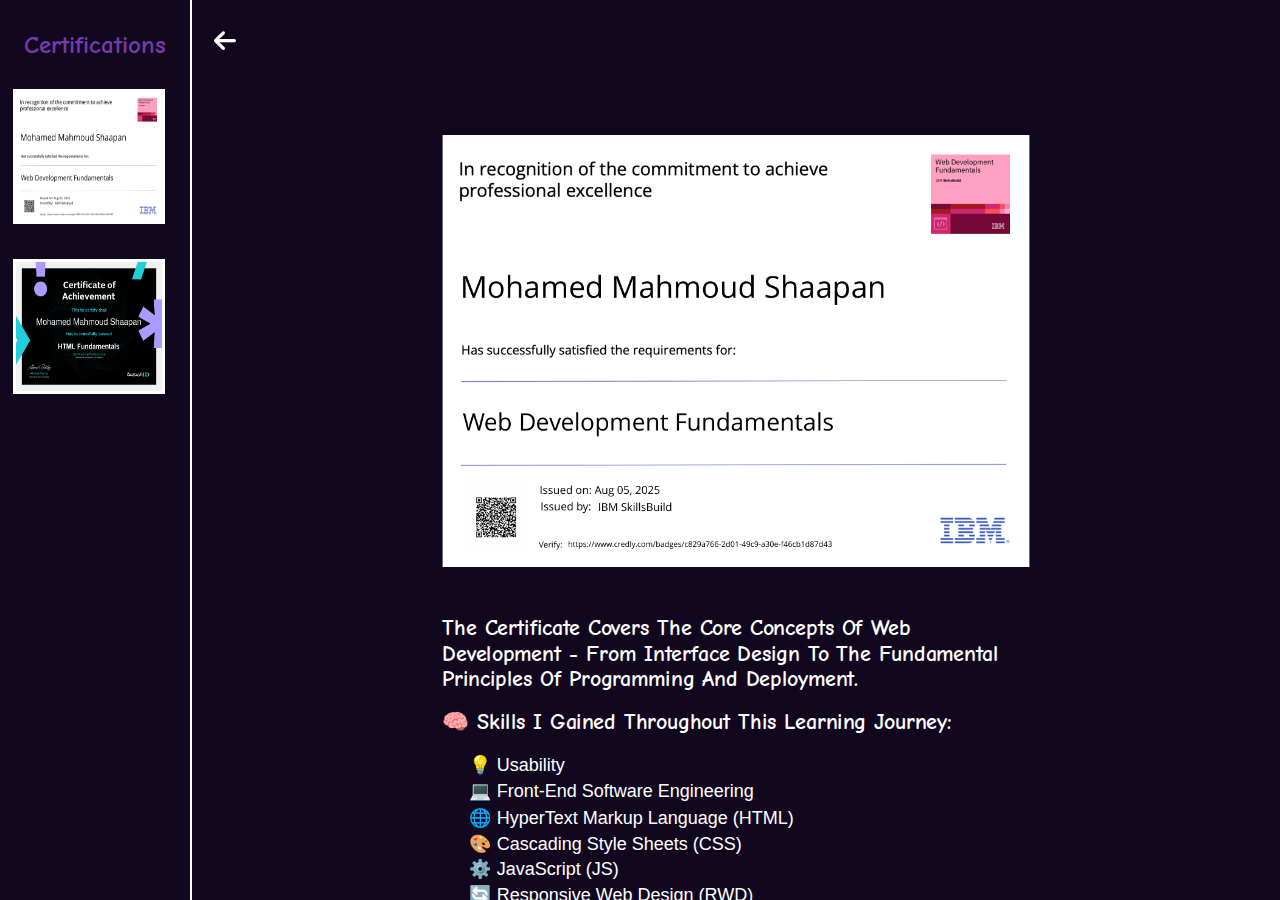
<file: html/certifications.html>
<!DOCTYPE html>
<html lang="en">
  <head>
    <meta charset="UTF-8" />
    <meta name="viewport" content="width=device-width, initial-scale=1.0" />
    <link
      rel="stylesheet"
      href="../css/certifications page/certifications.css"
    />
    <link rel="stylesheet" href="../css/Global Style/all.min.css" />
    <script src="../javaScript/certifications.js" defer></script>
    <title>Certifications & Achievements</title>
  </head>
  <body>
    <aside>
      <h1>Certifications</h1>
      <figure>
        <img
          class="IBM-certifical"
          src="../photos/Certificals/IBM - Certifical.png"
          alt="certifical from IBM"
        />
      </figure>
      <figure>
        <img
          class="certificals-almdrasa"
          src="../photos/Certificals/HTML CERTIFICAL.png"
          alt="certifical from IBM"
        />
      </figure>
    </aside>
    <main>
      <header>
        <section class="filter-certifications">
          <button class="IBM-certifical">ibm</button>
          <button class="certificals-almdrasa">almdrasa</button>
        </section>
      </header>
      <i id="backPageArrow" class="fa-solid fa-arrow-left"></i>
      <figure class="IBM-content" style="display: none">
        <img
          src="../photos/Certificals/IBM - Certifical.png"
          alt="certifical from IBM"
        />
        <section>
          <h2>
            The certificate covers the core concepts of web development - from
            interface design to the fundamental principles of programming and
            deployment.
          </h2>
          <h2>🧠 Skills I gained throughout this learning journey:</h2>
          <ul>
            <li>💡 Usability</li>
            <li>💻 Front-End Software Engineering</li>
            <li>🌐 HyperText Markup Language (HTML)</li>
            <li>🎨 Cascading Style Sheets (CSS)</li>
            <li>⚙️ JavaScript (JS)</li>
            <li>🔄 Responsive Web Design (RWD)</li>
            <li>🛠️ Web Development & Web Design</li>
            <li>📤 Web Publishing</li>
            <li>🧪 Software Testing & Test Management</li>
            <li>💼 Software Deployment & Software Development</li>
            <li>🖥️ Microsoft Visual Studio</li>
            <li>🔁 DevOps & Computer Programming</li>
          </ul>
          <h2>📌 The certificate is verified via Credly:</h2>
          <a
            target="_blank"
            href="https://www.credly.com/badges/c829a766-2d01-49c9-a30e-f46cb1d87d43/public_url"
            >to my certifical</a
          >
          <div>
            <h2>💬 Contact me on :</h2>
            <a
              href="https://www.linkedin.com/in/mohamed-mahmoud-024714335/"
              target="_blank"
              >linkedin</a
            >
            <a href="https://wa.me/201022873515" target="_blank">whatsapp</a>
            <a href="tel:+201022873515" target="_blank">phone</a>
            <a
              class="mail"
              target="_blank"
              href="https://mail.google.com/mail/?view=cm&amp;fs=1&amp;to=codemo2004@gmail.com"
            >
              mail
            </a>
          </div>
        </section>
      </figure>
      <section class="almdrasa-content" style="display: none">
        <figure>
          <img
            src="../photos/Certificals/HTML CERTIFICAL.png"
            alt="certifical from almdrasa"
          />
          <section>
            <h2>
              The certification covers the fundamental concepts of web
              development, from page structure design to a thorough
              understanding of the HTML language.
            </h2>
            <h2>📌 This is the certificate verification code:</h2>
            <div class="parent-code">
              <span>ID:</span>
              <span id="code">150ADA698-1454BB05F-13F54BB97</span>
              <i class="fa-solid fa-copy" id="copy-icon"></i>
              <i class="fa-solid fa-check" id="chick-icon"></i>
            </div>
            <a
              target="_blank"
              href="https://almdrasa.com/certificate-verification"
              >To verify my certificate
            </a>
            <div class="parent-content">
              <h2>💬 Contact me on :</h2>
              <a
                href="https://www.linkedin.com/in/mohamed-mahmoud-024714335/"
                target="_blank"
                >linkedin</a
              >
              <a href="https://wa.me/201022873515" target="_blank">whatsapp</a>
              <a href="tel:+201022873515" target="_blank">phone</a>
              <a
                class="mail"
                target="_blank"
                href="https://mail.google.com/mail/?view=cm&amp;fs=1&amp;to=codemo2004@gmail.com"
              >
                mail
              </a>
            </div>
          </section>
        </figure>
        <figure>
          <img
            src="../photos/Certificals/git&github-certificate.png"
            alt="certifical in git & github from almdrasa"
          />
          <section>
            <h2>
              I officially earned my Git & GitHub certification from a almdrasa
              where I learned version control, repository management, team
              collaboration on projects, and how to use GitHub professionally in
              my software development career.
            </h2>
            <h2>📌 This is the certificate verification code:</h2>
            <div class="parent-code">
              <span>ID:</span>
              <span id="code">733D974D54-733D8798A3-13F54BB97</span>
              <i class="fa-solid fa-copy" id="copy-icon-git-github"></i>
              <i class="fa-solid fa-check" id="chick-icon-git-github"></i>
            </div>
            <a
              target="_blank"
              href="https://almdrasa.com/certificate-verification"
              >To verify my certificate
            </a>
            <div class="parent-content">
              <h2>💬 Contact me on :</h2>
              <a
                href="https://www.linkedin.com/in/mohamed-mahmoud-024714335/"
                target="_blank"
                >linkedin</a
              >
              <a href="https://wa.me/201022873515" target="_blank">whatsapp</a>
              <a href="tel:+201022873515" target="_blank">phone</a>
              <a
                class="mail"
                target="_blank"
                href="https://mail.google.com/mail/?view=cm&amp;fs=1&amp;to=codemo2004@gmail.com"
              >
                mail
              </a>
            </div>
          </section>
        </figure>
      </section>
    </main>
  </body>
</html>
</file>
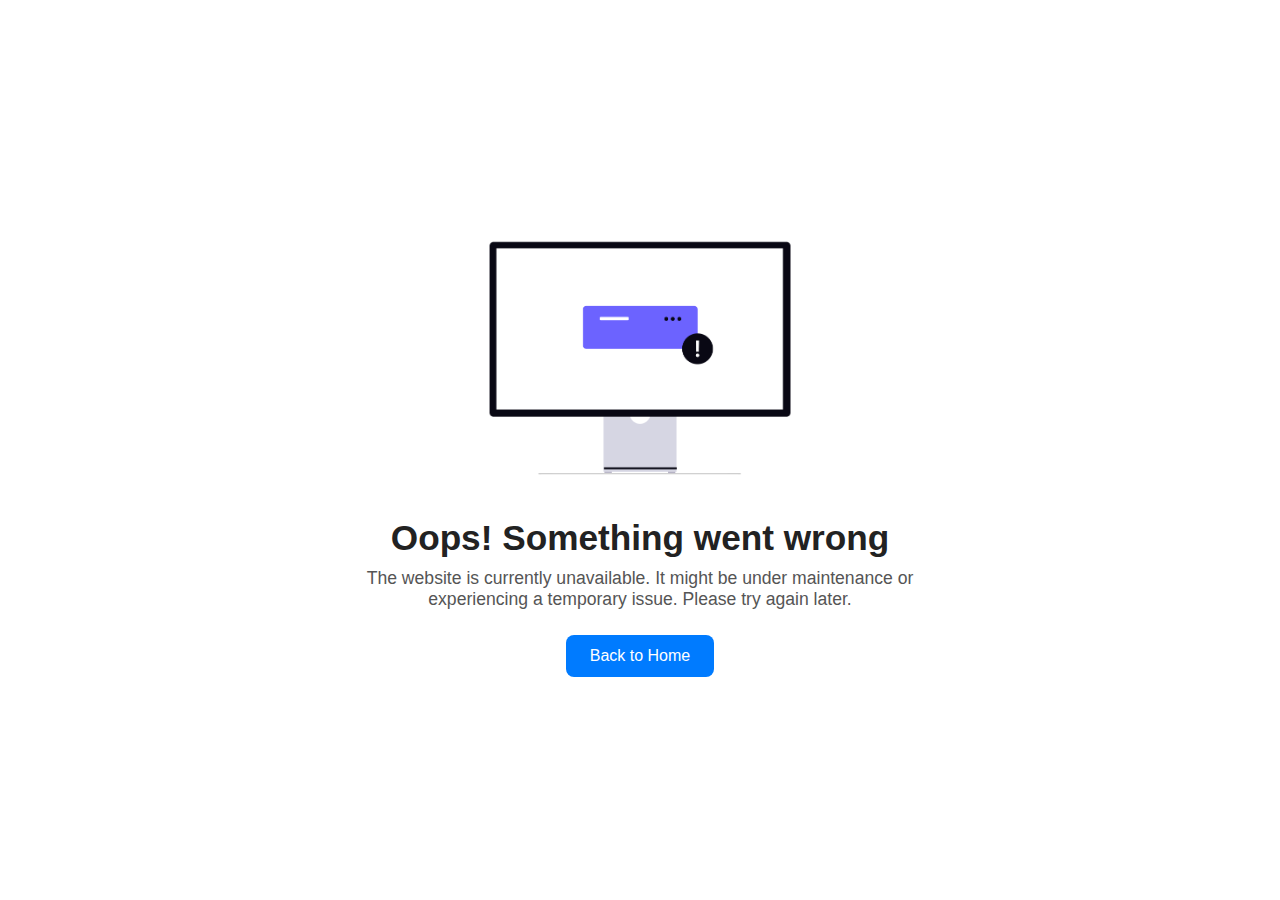
<file: html/error_page.html>
<!DOCTYPE html>
<html lang="en">
  <head>
    <meta charset="UTF-8" />
    <meta name="viewport" content="width=device-width, initial-scale=1.0" />
    <title>Something Went Wrong</title>
    <style>
      * {
        margin: 0;
        padding: 0;
        box-sizing: border-box;
      }

      body {
        min-height: 100vh;
        background-color: #fff;
        font-family: "Segoe UI", Tahoma, Geneva, Verdana, sans-serif;
        display: flex;
        justify-content: center;
        align-items: center;
        padding: 20px;
      }

      .error-container {
        display: flex;
        flex-direction: column;
        align-items: center;
        text-align: center;
        max-width: 600px;
        width: 100%;
      }

      .error-container img {
        width: 100%;
        max-width: 350px;
        height: auto;
        margin-bottom: 25px;
      }

      .error-container h1 {
        font-size: 2.2rem;
        margin-bottom: 10px;
        color: #222;
      }

      .error-container p {
        font-size: 1.1rem;
        color: #555;
        margin-bottom: 25px;
        padding: 0 10px;
      }

      .error-container .btn {
        background-color: #007bff;
        color: #fff;
        padding: 12px 24px;
        border: none;
        border-radius: 8px;
        text-decoration: none;
        font-size: 1rem;
        transition: background-color 0.3s ease;
      }

      .error-container .btn:hover {
        background-color: #0056b3;
      }

      @media (max-width: 480px) {
        .error-container h1 {
          font-size: 1.8rem;
        }

        .error-container p {
          font-size: 1rem;
        }

        .error-container .btn {
          font-size: 0.95rem;
          padding: 10px 20px;
        }
      }
    </style>
  </head>
  <body>
    <div class="error-container">
      <img
        src="/photos/undraw_server-error_syuz.png"
        alt="Error Illustration"
      />
      <h1>Oops! Something went wrong</h1>
      <p>
        The website is currently unavailable. It might be under maintenance or
        experiencing a temporary issue. Please try again later.
      </p>
      <a class="btn" href="/">Back to Home</a>
    </div>
  </body>
</html>
</file>
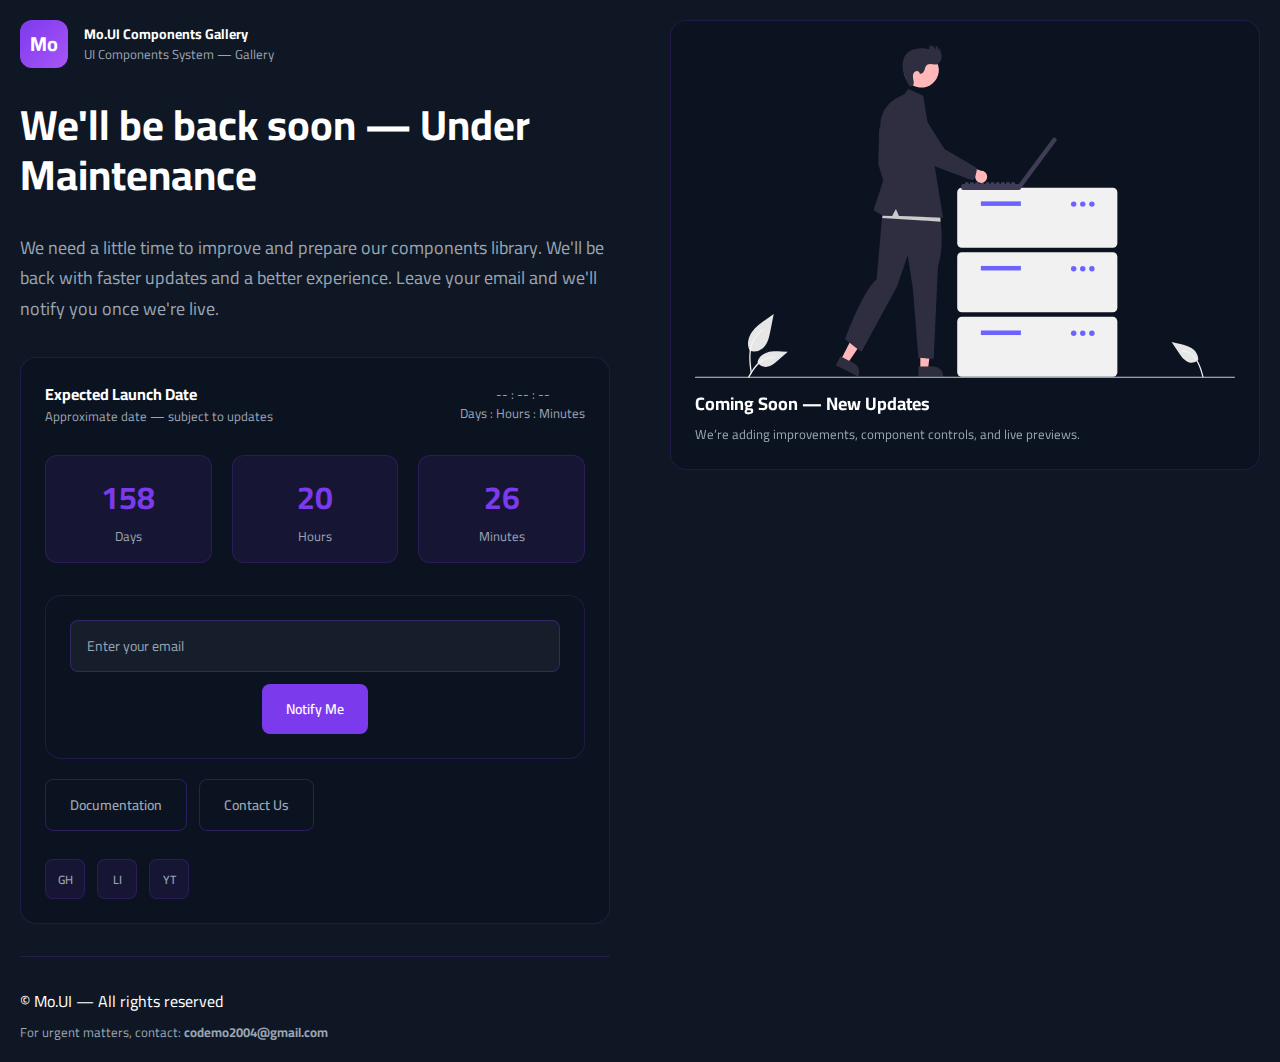
<file: html/mo_ui_components_gallery_maintenance.html>
<!doctype html>
<html lang="en">
<head>
  <meta charset="utf-8" />
  <meta name="viewport" content="width=device-width, initial-scale=1" />
  <meta name="description" content="Mo.UI Components Gallery is currently under maintenance. We'll be back with new updates soon!">
  <meta name="robots" content="noindex, nofollow">
  <title>Mo.UI — Maintenance Page</title>
  <link href="https://fonts.googleapis.com/css2?family=Cairo:wght@300;400;600;700&display=swap" rel="stylesheet">
  <style>
    * {
      margin: 0;
      padding: 0;
      box-sizing: border-box;
    }

    :root{
      --bg:#0f1724;
      --card:#0b1220;
      --accent:#7c3aed;
      --muted:#9aa4b2;
    }

    body {
      font-family: 'Cairo', sans-serif;
      background-color: var(--bg);
      color: #fff;
      line-height: 1.6;
      min-height: 100vh;
      padding: 20px;
    }

    .container {
      max-width: 1400px;
      margin: 0 auto;
      display: grid;
      grid-template-columns: 1fr 1fr;
      gap: 60px;
      align-items: start;
      min-height: calc(100vh - 40px);
    }

    .left {
      display: flex;
      flex-direction: column;
      gap: 32px;
    }

    .info-row {
      display: flex;
      align-items: center;
      gap: 16px;
    }

    .logo {
      width: 48px;
      height: 48px;
      background: linear-gradient(135deg, var(--accent), #a855f7);
      border-radius: 12px;
      display: flex;
      align-items: center;
      justify-content: center;
      font-weight: 700;
      font-size: 20px;
      color: #fff;
    }

    .small {
      font-size: 13px;
      color: var(--muted);
      line-height: 1.5;
    }

    h1 {
      font-size: 42px;
      font-weight: 700;
      line-height: 1.2;
      margin: 0;
    }

    .lead {
      font-size: 18px;
      color: var(--muted);
      line-height: 1.7;
      max-width: 600px;
    }

    .card {
      background: var(--card);
      border: 1px solid rgba(124, 58, 237, 0.2);
      border-radius: 16px;
      padding: 24px;
      display: flex;
      flex-direction: column;
      gap: 20px;
    }

    .countdown {
      display: flex;
      gap: 20px;
      margin-top: 8px;
    }

    .time {
      flex: 1;
      text-align: center;
      padding: 16px;
      background: rgba(124, 58, 237, 0.1);
      border-radius: 12px;
      border: 1px solid rgba(124, 58, 237, 0.2);
    }

    .time span {
      display: block;
      font-size: 32px;
      font-weight: 700;
      color: var(--accent);
      margin-bottom: 4px;
    }

    #notifyForm {
      display: flex;
      gap: 12px;
      margin-top: 12px;
    }

    #notifyForm input {
      width: 100%;
      flex: 1;
      padding: 12px 16px;
      background: rgba(255, 255, 255, 0.05);
      border: 1px solid rgba(124, 58, 237, 0.3);
      border-radius: 8px;
      color: #fff;
      font-family: 'Cairo', sans-serif;
      font-size: 14px;
      outline: none;
      transition: all 0.3s;
    }

    #notifyForm input:focus {
      border-color: var(--accent);
      background: rgba(255, 255, 255, 0.08);
    }

    #notifyForm input::placeholder {
      color: var(--muted);
    }

    .btn {
      padding: 12px 24px;
      border-radius: 8px;
      font-family: 'Cairo', sans-serif;
      font-size: 14px;
      font-weight: 600;
      cursor: pointer;
      border: none;
      transition: all 0.3s;
      white-space: nowrap;
    }

    .btn-primary {
      background: var(--accent);
      color: #fff;
    }

    .btn-primary:hover {
      background: #6d28d9;
      transform: translateY(-1px);
    }

    .btn-ghost {
      background: transparent;
      color: var(--muted);
      border: 1px solid rgba(124, 58, 237, 0.3);
    }

    .btn-ghost:hover {
      border-color: var(--accent);
      color: #fff;
    }

    .actions {
      display: flex;
      gap: 12px;
      flex-wrap: wrap;
    }

    .socials {
      display: flex;
      gap: 12px;
      margin-top: 8px;
    }

    .socials a {
      width: 40px;
      height: 40px;
      display: flex;
      align-items: center;
      justify-content: center;
      background: rgba(124, 58, 237, 0.1);
      border: 1px solid rgba(124, 58, 237, 0.2);
      border-radius: 8px;
      color: var(--muted);
      text-decoration: none;
      font-weight: 600;
      font-size: 12px;
      transition: all 0.3s;
    }

    .socials a:hover {
      background: rgba(124, 58, 237, 0.2);
      border-color: var(--accent);
      color: #fff;
      transform: translateY(-2px);
    }

    footer {
      margin-top: auto;
      padding-top: 32px;
      border-top: 1px solid rgba(124, 58, 237, 0.2);
      display: flex;
      flex-direction: column;
      gap: 8px;
    }

    .right {
      position: sticky;
      top: 20px;
      align-self: start;
    }

    .ill-card {
      background: var(--card);
      border: 1px solid rgba(124, 58, 237, 0.2);
      border-radius: 16px;
      padding: 24px;
    }

    /* Tablet */
    @media (max-width: 992px) {
      .container {
        grid-template-columns: 1fr;
        gap: 40px;
      }

      .right {
        position: static;
        order: -1;
      }

      h1 {
        font-size: 36px;
      }

      .lead {
        font-size: 16px;
      }

      .countdown {
        gap: 16px;
      }

      .time span {
        font-size: 28px;
      }
    }

    /* Mobile */
    @media (max-width: 768px) {
      body {
        padding: 16px;
      }

      .container {
        gap: 32px;
        min-height: auto;
      }

      .left {
        gap: 24px;
      }

      h1 {
        font-size: 28px;
      }

      .lead {
        font-size: 15px;
      }

      .card {
        padding: 20px;
      }

      .countdown {
        gap: 12px;
      }

      .time {
        padding: 12px 8px;
      }

      .time span {
        font-size: 24px;
      }

      #notifyForm {
        flex-direction: column;
      }

      #notifyForm input,
      #notifyForm .btn {
        width: 100%;
      }

      .actions {
        flex-direction: column;
      }

      .actions .btn {
        width: 100%;
      }
    }

    /* Small Mobile */
    @media (max-width: 480px) {
      body {
        padding: 12px;
      }

      .container {
        gap: 24px;
      }

      .left {
        gap: 20px;
      }

      .info-row {
        gap: 12px;
      }

      .logo {
        width: 40px;
        height: 40px;
        font-size: 18px;
      }

      h1 {
        font-size: 24px;
      }

      .lead {
        font-size: 14px;
      }

      .card {
        padding: 16px;
        gap: 16px;
      }

      .countdown {
        flex-direction: column;
        gap: 12px;
      }

      .time {
        display: flex;
        align-items: center;
        justify-content: space-between;
        padding: 12px 16px;
      }

      .time span {
        font-size: 28px;
        margin-bottom: 0;
      }

      .time .small {
        margin: 0;
      }

      .btn {
        padding: 10px 20px;
        font-size: 13px;
      }

      footer {
        font-size: 12px;
      }

      .ill-card {
        padding: 16px;
      }

      .ill-card div[style*="font-weight:700"] {
        font-size: 16px !important;
      }
    }

    /* Very Small Mobile */
    @media (max-width: 360px) {
      h1 {
        font-size: 20px;
      }

      .lead {
        font-size: 13px;
      }

      .card {
        padding: 14px;
      }

      .time span {
        font-size: 24px;
      }
    }
  </style>
</head>
<body>
  <div class="container" role="main">
    <div class="left">
      <div class="info-row">
        <div class="logo">Mo</div>
        <div>
          <div style="font-weight:700;font-size:14px">Mo.UI Components Gallery</div>
          <div class="small">UI Components System — Gallery</div>
        </div>
      </div>
      <h1>We'll be back soon — Under Maintenance</h1>
      <p class="lead">We need a little time to improve and prepare our components library. We'll be back with faster updates and a better experience. Leave your email and we'll notify you once we're live.</p>
      <div class="card">
        <div style="display:flex;justify-content:space-between;align-items:center">
          <div>
            <div style="font-weight:700">Expected Launch Date</div>
            <div class="small">Approximate date — subject to updates</div>
          </div>
          <div style="text-align:center">
            <div id="launchDate" class="small">-- : -- : --</div>
            <div class="small">Days : Hours : Minutes</div>
          </div>
        </div>

        <div class="countdown" aria-hidden="true">
          <div class="time"><span id="days">--</span><div class="small">Days</div></div>
          <div class="time"><span id="hours">--</span><div class="small">Hours</div></div>
          <div class="time"><span id="minutes">--</span><div class="small">Minutes</div></div>
        </div>

        <form id="notifyForm" class="card" onsubmit="return false" style="margin-top:12px;display:flex;align-items:center">
          <input id="email" type="email" placeholder="Enter your email" required />
          <button id="notifyBtn" class="btn btn-primary">Notify Me</button>
        </form>

        <div class="actions">
          <button class="btn btn-ghost" onclick="openDocs()">Documentation</button>
          <button class="btn btn-ghost" onclick="contact()">Contact Us</button>
        </div>

        <div class="socials">
          <a href="https://github.com/Code-Mo-dev" aria-label="GitHub" target="_blank">GH</a>
          <a href="https://www.linkedin.com/in/mohamed-mahmoud-024714335/" aria-label="Linkedin" target="_blank">LI</a>
          <a href="https://youtube.com/@code_mo_academy?si=D7ohe4vDjV9RvyOY" aria-label="YouTube" target="_blank">YT</a>
        </div>
      </div>
      <footer>
        <div>© Mo.UI — All rights reserved</div>
        <div class="small">For urgent matters, contact: <strong>codemo2004@gmail.com</strong></div>
      </footer>
    </div>
    <div class="right">
      <div class="ill-card">
        <img src="../photos/maintenance.svg" alt="Maintenance illustration" style="width:100%;height:auto;display:block;margin-bottom:12px;"/>
        <div style="font-weight:700;font-size:18px;margin-bottom:6px">Coming Soon — New Updates</div>
        <div class="small">We’re adding improvements, component controls, and live previews.</div>
      </div>
    </div>
  </div>
  <script>
    (function(){
      const launch = new Date("2027-01-01T12:00:00");

      function update(){
        const now = new Date();
        let diff = Math.max(0, launch - now);
        const days = Math.floor(diff / (1000*60*60*24));
        diff -= days*(1000*60*60*24);
        const hours = Math.floor(diff / (1000*60*60));
        diff -= hours*(1000*60*60);
        const minutes = Math.floor(diff / (1000*60));

        document.getElementById('days').textContent = String(days).padStart(2,'0');
        document.getElementById('hours').textContent = String(hours).padStart(2,'0');
        document.getElementById('minutes').textContent = String(minutes).padStart(2,'0');

        if(launch - now <= 0){
          document.getElementById('launchDate').textContent = 'Launched';
        }
      }
      update();
      setInterval(update, 60*1000);

      document.getElementById('notifyForm').addEventListener('submit', function(e){
        e.preventDefault();
        const email = document.getElementById('email').value.trim();
        if(!email) return;
        alert('Thanks! We will notify you at ' + email);
        document.getElementById('email').value = '';
      });
    })();

    function openDocs(){
      window.open('#','_blank');
    }
    function contact(){
      window.location.href = '../index.html#contact';
    }
  </script>
</body>
</html>
</file>
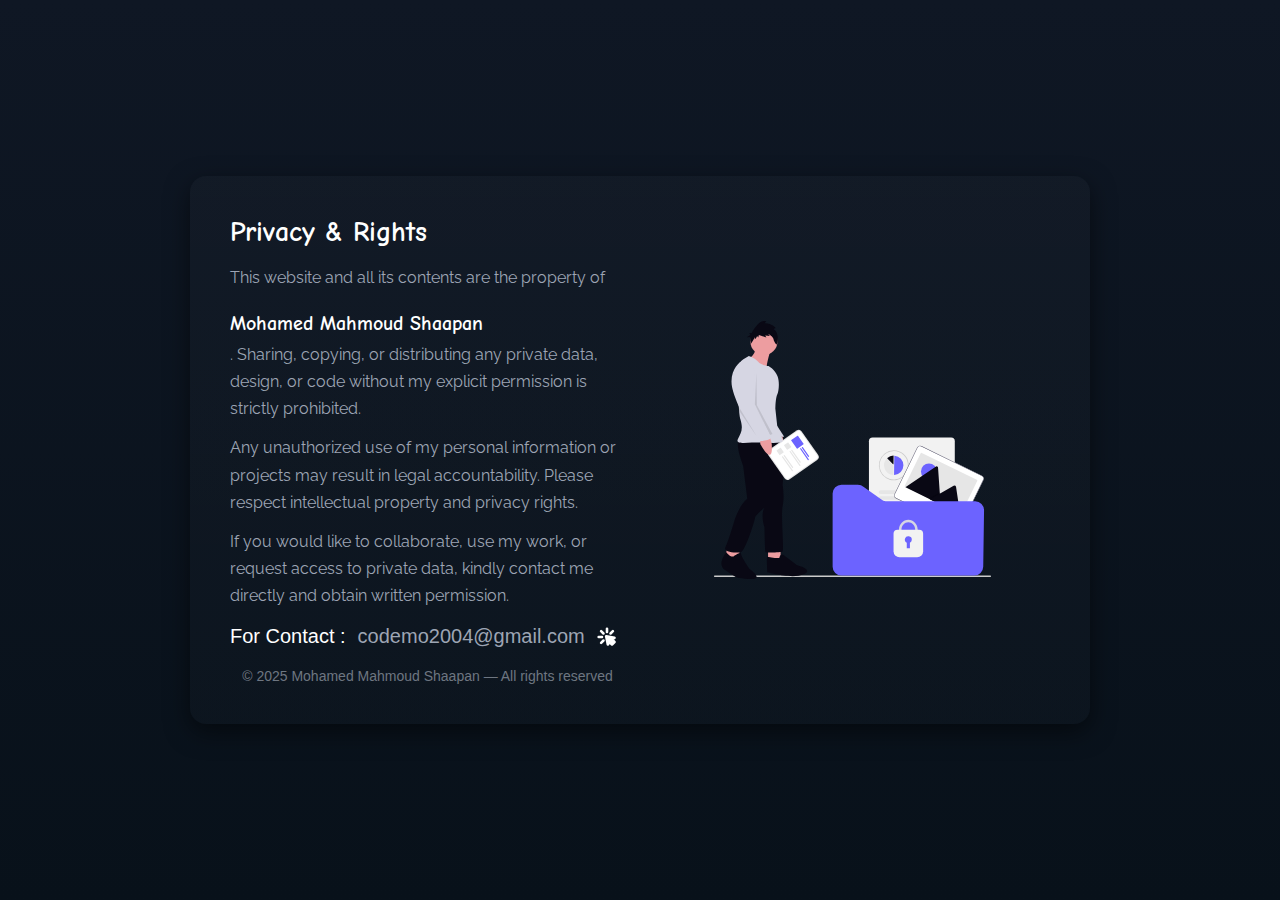
<file: html/Privacy.html>
<!DOCTYPE html>
<html lang="en">
  <head>
    <meta charset="UTF-8" />
    <meta name="viewport" content="width=device-width, initial-scale=1.0" />
    <title>Privacy & Rights</title>
    <style>
      @import url("https://fonts.googleapis.com/css2?family=Comic+Neue:ital,wght@0,300;0,400;0,700;1,300;1,400;1,700&display=swap");
      @import url("https://fonts.googleapis.com/css2?family=Amiri:ital,wght@0,400;0,700;1,400;1,700&family=IBM+Plex+Sans+Arabic:wght@100;200;300;400;500;600;700&family=Raleway:ital,wght@0,100..900;1,100..900&display=swap");

      :root {
        --font-title: "Comic Neue", sans-serif;
        --main-font: "Raleway", serif;
      }
      * {
        margin: 0;
        padding: 0;
        box-sizing: border-box;
        font-family: "Segoe UI", Tahoma, Geneva, Verdana, sans-serif;
      }

      body {
        background: linear-gradient(180deg, #0f1724 0%, #08111a 100%);
        display: flex;
        align-items: center;
        justify-content: center;
        min-height: 100vh;
        padding: 20px;
        user-select: none;
      }

      .card {
        background: linear-gradient(
          180deg,
          #ffffff05,
          rgba(255, 255, 255, 0.01)
        );
        padding: 40px;
        border-radius: 16px;
        max-width: 900px;
        display: flex;
        gap: 30px;
        align-items: center;
        box-shadow: 0 8px 25px rgba(0, 0, 0, 0.5);
      }

      .content {
        flex: 1;
      }

      .content h1 {
        font-size: 28px;
        color: #fff;
        margin-bottom: 16px;
        font-family: var(--font-title);
      }

      .content p {
        line-height: 1.7;
        font-size: 16px;
        margin-bottom: 12px;
        color: #9da5b4;
        font-family: var(--main-font);
      }

      .content p strong {
        color: #fff;
        font-family: var(--font-title);
        font-weight: 600;
      }

      .illustration {
        flex: 1;
        display: flex;
        align-items: center;
        justify-content: center;
      }

      .illustration img {
        width: 70%;
        max-width: 350px;
        height: auto;
      }

      .content strong {
        font-size: 20px;
        text-transform: capitalize;
        font-weight: 300;
        display: flex;
        justify-content: flex-start;
        align-items: center;
        gap: 12px;
        flex-wrap: wrap;
        margin-top: 16px;
        color: #fff;
      }

      .content strong a {
        text-transform: lowercase;
        text-decoration: none;
        color: #9da5b4;
        transition: color 0.3s;
      }

      .content strong a:hover {
        color: #fff;
      }

      .content strong svg {
        width: 20px;
        height: 20px;
        flex-shrink: 0;
      }

      .footer {
        margin-top: 20px;
        font-size: 14px;
        text-align: center;
        color: #6e7681;
      }

      /* Tablet */
      @media (max-width: 992px) {
        body {
          padding: 16px;
        }

        .card {
          padding: 32px;
          gap: 24px;
        }

        .content h1 {
          font-size: 26px;
        }

        .content p {
          font-size: 15px;
        }

        .illustration img {
          width: 80%;
          max-width: 300px;
        }
      }

      /* Mobile */
      @media (max-width: 768px) {
        body {
          padding: 16px;
          align-items: flex-start;
          min-height: 100vh;
          padding-top: 40px;
          padding-bottom: 40px;
        }

        .card {
          flex-direction: column;
          padding: 28px;
          gap: 32px;
          max-width: 100%;
        }

        .content {
          width: 100%;
          order: 1;
        }

        .illustration {
          width: 100%;
          order: 0;
        }

        .illustration img {
          width: 60%;
          max-width: 280px;
        }

        .content h1 {
          font-size: 24px;
          text-align: center;
        }

        .content p {
          font-size: 15px;
          text-align: justify;
        }

        .content strong {
          font-size: 18px;
          justify-content: center;
          flex-direction: column;
          gap: 8px;
        }

        .footer {
          font-size: 13px;
        }
      }

      /* Small Mobile */
      @media (max-width: 480px) {
        body {
          padding: 12px;
          padding-top: 30px;
          padding-bottom: 30px;
        }

        .card {
          padding: 20px;
          gap: 24px;
          border-radius: 12px;
        }

        .content h1 {
          font-size: 22px;
          margin-bottom: 14px;
        }

        .content p {
          font-size: 14px;
          line-height: 1.6;
          margin-bottom: 14px;
        }

        .illustration img {
          width: 70%;
          max-width: 240px;
        }

        .content strong {
          font-size: 16px;
          gap: 10px;
        }

        .content strong a {
          font-size: 14px;
          word-break: break-all;
        }

        .content strong svg {
          width: 18px;
          height: 18px;
        }

        .footer {
          font-size: 12px;
          margin-top: 16px;
        }
      }

      /* Very Small Mobile */
      @media (max-width: 360px) {
        body {
          padding: 10px;
          padding-top: 24px;
          padding-bottom: 24px;
        }

        .card {
          padding: 16px;
          gap: 20px;
        }

        .content h1 {
          font-size: 20px;
        }

        .content p {
          font-size: 13px;
        }

        .illustration img {
          width: 80%;
          max-width: 200px;
        }

        .content strong {
          font-size: 15px;
        }

        .content strong a {
          font-size: 13px;
        }

        .footer {
          font-size: 11px;
        }
      }
    </style>
  </head>
  <body>
    <div class="card">
      <div class="content">
        <h1>Privacy & Rights</h1>
        <p>
          This website and all its contents are the property of
          <strong>Mohamed Mahmoud Shaapan</strong>. Sharing, copying, or
          distributing any private data, design, or code without my explicit
          permission is strictly prohibited.
        </p>
        <p>
          Any unauthorized use of my personal information or projects may result
          in legal accountability. Please respect intellectual property and
          privacy rights.
        </p>
        <p>
          If you would like to collaborate, use my work, or request access to
          private data, kindly contact me directly and obtain written
          permission.
        </p>
        <strong>
          for contact :
          <a
            class="mail"
            target="_blank"
            href="https://mail.google.com/mail/?view=cm&fs=1&to=codemo2004@gmail.com"
          >
            codemo2004@gmail.com</a
          ><svg
            width="31"
            height="31"
            viewBox="0 0 31 31"
            fill="none"
            xmlns="http://www.w3.org/2000/svg"
          >
            <mask
              id="mask0_16_179"
              style="mask-type: alpha"
              maskUnits="userSpaceOnUse"
              x="0"
              y="0"
              width="30"
              height="30"
            >
              <path
                d="M15.5 2.58331V7.74998"
                stroke="white"
                stroke-width="4"
                stroke-linecap="round"
                stroke-linejoin="round"
              ></path>
              <path
                fill-rule="evenodd"
                clip-rule="evenodd"
                d="M14.2083 14.2083L27.125 16.7916L23.25 19.375L27.125 23.25L23.25 27.125L19.375 23.25L16.7917 27.125L14.2083 14.2083Z"
                fill="white"
                stroke="white"
                stroke-width="4"
                stroke-linecap="round"
                stroke-linejoin="round"
              ></path>
              <path
                d="M24.6334 6.36658L20.9799 10.0201M6.36663 24.6333L10.0201 20.9798M2.58334 15.5H7.75001M6.36663 6.36658L10.0201 10.0201"
                stroke="white"
                stroke-width="4"
                stroke-linecap="round"
                stroke-linejoin="round"
              ></path>
            </mask>
            <g mask="url(#mask0_16_179)">
              <path d="M0 0H31V31H0V0Z" fill="white"></path>
            </g>
          </svg>
        </strong>
        <div class="footer">
          © 2025 Mohamed Mahmoud Shaapan — All rights reserved
        </div>
      </div>
      <div class="illustration">
        <img
          src="../photos/undraw_private-files_m2bw.svg"
          alt="Legal Rights Illustration"
        />
      </div>
    </div>
  </body>
</html>
</file>
<file: css/certifications page/certifications.css>
/** start general code */
@import url("https://fonts.googleapis.com/css2?family=Amiri:ital,wght@0,400;0,700;1,400;1,700&family=IBM+Plex+Sans+Arabic:wght@100;200;300;400;500;600;700&family=Raleway:ital,wght@0,100..900;1,100..900&display=swap");
@import url("https://fonts.googleapis.com/css2?family=Amiri:ital,wght@0,400;0,700;1,400;1,700&family=Dancing+Script:wght@400..700&family=IBM+Plex+Sans+Arabic:wght@100;200;300;400;500;600;700&family=Raleway:ital,wght@0,100..900;1,100..900&display=swap");
@import url("https://fonts.googleapis.com/css2?family=Comic+Neue:ital,wght@0,300;0,400;0,700;1,300;1,400;1,700&display=swap");
@import url("https://fonts.googleapis.com/css2?family=Noto+Nastaliq+Urdu:wght@400..700&display=swap");
@import url("https://fonts.googleapis.com/css2?family=Amiri:ital,wght@0,400;0,700;1,400;1,700&family=IBM+Plex+Sans+Arabic:wght@100;200;300;400;500;600;700&family=Raleway:ital,wght@0,100..900;1,100..900&display=swap");
@import url("https://fonts.googleapis.com/css2?family=Amiri:ital,wght@0,400;0,700;1,400;1,700&family=Dancing+Script:wght@400..700&family=IBM+Plex+Sans+Arabic:wght@100;200;300;400;500;600;700&family=Raleway:ital,wght@0,100..900;1,100..900&display=swap");
@import url("https://fonts.googleapis.com/css2?family=Comic+Neue:ital,wght@0,300;0,400;0,700;1,300;1,400;1,700&display=swap");
:root {
  --section-color: #4444466c;
  --main-color: #00adc6;
  --background-color: #11071f;
  --footer-color: #2c4755;
  --color-for-backlight: #763cac;
  --main-font: "Raleway", serif;
  --italic-font: "Dancing Script", serif;
  --font-title: "Comic Neue", sans-serif;
  --arabic-font: "Noto Nastaliq Urdu", serif;
}

* {
  box-sizing: border-box;
  margin: 0px;
  padding: 0px;
  font-family: Arial, Helvetica, sans-serif;
  cursor: url("../../photos/cursor_32.png"), auto;
}

html {
  scroll-behavior: smooth;
  scroll-padding-top: 50px;
  background-color: var(--background-color);
}

body {
  background-color: var(--background-color);
  overflow-x: hidden;
  font-family: var(--main-font), Arial, Helvetica, sans-serif;
}

a {
  text-decoration: none;
}

* {
  box-sizing: border-box;
  margin: 0px;
  padding: 0px;
  font-family: Arial, Helvetica, sans-serif;
  cursor: url("../../photos/cursor_32.png"), auto;
  color: #fff;
}
* a {
  color: #fff;
  text-decoration: underline;
  cursor: url("../../photos/pointer_32.png"), auto;
}

body {
  width: 100%;
  height: 100vh;
  background-color: var(--background-color);
  display: flex;
  overflow: hidden;
}
body aside {
  width: 15%;
  height: 100vh;
  border-right: 2px solid #fff;
  position: relative;
  overflow-x: hidden;
}
body aside h1 {
  color: var(--color-for-backlight);
  font-size: 25px;
  font-family: var(--font-title);
  -webkit-user-select: none;
     -moz-user-select: none;
          user-select: none;
  text-align: center;
  text-transform: capitalize;
  margin-top: 30px;
}
body aside figure {
  width: 80%;
  height: 135px;
  margin-inline: calc(10% - 6px);
  margin-top: 30px;
  margin-bottom: 35px;
}
body aside figure img {
  width: 100%;
  height: inherit;
  border: 3px solid #fff;
}
body aside figure img:hover {
  border-color: var(--color-for-backlight);
  cursor: url("../../photos/pointer_32.png"), auto;
}
body main {
  width: 85%;
  height: 100vh;
  position: relative;
  overflow-y: auto;
}
body main header {
  display: none;
}
body main header section.filter-certifications {
  display: none;
}
body main i#backPageArrow {
  position: fixed;
  top: 20px;
  left: 16%;
  font-size: 25px;
  padding: 7px;
  border: 2px solid transparent;
}
body main i#backPageArrow:hover {
  cursor: url("../../photos/pointer_32.png"), auto;
  border: 2px solid var(--color-for-backlight);
  border-radius: 10px;
}
body main figure.IBM-content {
  width: 100%;
  height: 1800px;
  scale: 0.9;
  overflow: auto;
  animation: 1s IBM-content linear;
}
@keyframes IBM-content {
  0% {
    opacity: 0;
  }
  100% {
    opacity: 1;
  }
}
body main figure.IBM-content img {
  width: 60%;
  margin-inline: 20%;
  margin-top: 50px;
}
body main figure.IBM-content section {
  width: 60%;
  margin-inline: 20%;
  margin-top: 50px;
}
body main figure.IBM-content section h2 {
  font-family: var(--font-title);
  text-transform: capitalize;
  margin-bottom: 20px;
}
body main figure.IBM-content section ul {
  list-style: none;
  margin-left: 30px;
  line-height: 1.8rem;
  font-size: 20px;
  margin-bottom: 30px;
}
body main figure.IBM-content section a {
  width: -moz-fit-content;
  width: fit-content;
  font-size: 25px;
  display: block;
  text-transform: capitalize;
  margin-left: 60px;
  text-decoration: none;
  transition: 0.2s linear;
}
body main figure.IBM-content section a:hover {
  text-shadow: 0 0 10px #fff;
  scale: 1.05;
}
body main figure.IBM-content section div {
  margin-top: 60px;
}
body main figure.IBM-content section div a {
  margin-bottom: 20px;
  transition: 0.2s linear;
}
body main figure.IBM-content section div a:hover {
  text-shadow: 0 0 10px #fff;
  scale: 1.05;
}
body main section.almdrasa-content {
  width: 100%;
}
body main section.almdrasa-content figure {
  width: 100%;
  height: 1500px;
  scale: 0.9;
  overflow-y: auto;
  animation: 1s almdrasa-html-content linear;
}
@keyframes almdrasa-html-content {
  0% {
    opacity: 0;
  }
  100% {
    opacity: 1;
  }
}
body main section.almdrasa-content figure img {
  width: 60%;
  margin-inline: 20%;
  margin-top: 50px;
}
body main section.almdrasa-content figure section {
  width: 60%;
  margin-inline: 20%;
  margin-top: 50px;
}
body main section.almdrasa-content figure section h2 {
  font-family: var(--font-title);
  text-transform: capitalize;
  margin-bottom: 20px;
}
body main section.almdrasa-content figure section div.parent-code {
  width: -moz-fit-content;
  width: fit-content;
  display: flex;
  justify-content: center;
  align-items: center;
  -moz-column-gap: 20px;
       column-gap: 20px;
  margin: 30px 0px 15px;
}
body main section.almdrasa-content figure section div.parent-code span {
  font-size: 20px;
}
body main section.almdrasa-content figure section div.parent-code p {
  display: inline;
}
body main section.almdrasa-content figure section div.parent-code i.fa-copy {
  font-size: 20px;
  text-transform: capitalize;
  border: none;
  outline: none;
  background-color: transparent;
}
body main section.almdrasa-content figure section div.parent-code i.fa-copy:hover {
  cursor: url("../../photos/pointer_32.png"), auto;
  color: var(--color-for-backlight);
}
body main section.almdrasa-content figure section div.parent-code i.fa-check {
  display: none;
  font-size: 20px;
  text-transform: capitalize;
  border: none;
  outline: none;
  background-color: transparent;
  animation: 1s click linear;
}
@keyframes click {
  0% {
    opacity: 0;
  }
  100% {
    opacity: 1;
  }
}
body main section.almdrasa-content figure section a {
  width: -moz-fit-content;
  width: fit-content;
  font-size: 20px;
  display: block;
  text-transform: capitalize;
  margin-left: 60px;
  color: #fff;
  text-decoration: none;
  transition: 0.2s linear;
}
body main section.almdrasa-content figure section a:hover {
  text-shadow: 0 0 10px #fff;
  scale: 1.05;
}
body main section.almdrasa-content figure section div.parent-content {
  margin-top: 60px;
}
body main section.almdrasa-content figure section div.parent-content a {
  margin-bottom: 20px;
  font-size: 25px;
  color: #fff;
  text-decoration: none;
  transition: 0.2s linear;
}
body main section.almdrasa-content figure section div.parent-content a:hover {
  text-shadow: 0 0 10px #fff;
  scale: 1.05;
}
@media (min-width: 993px) and (max-width: 1200px) and (orientation: landscape) {
  body {
    width: 100%;
    height: 100vh;
    background-color: var(--background-color);
    display: flex;
    overflow: hidden;
  }
  body aside {
    width: 20%;
  }
  body aside figure {
    width: 80%;
    height: 135px;
    margin-inline: calc(10% - 6px);
    margin-top: 30px;
    margin-bottom: 35px;
  }
  body aside figure img {
    width: 100%;
    height: inherit;
    border: 3px solid #fff;
  }
  body aside figure img:hover {
    border-color: var(--color-for-backlight);
    cursor: pointer;
  }
  body main {
    height: 100vh;
  }
  body main header {
    display: none;
  }
  body main header section.filter-certifications {
    display: none;
  }
  body main i#backPageArrow {
    position: fixed;
    top: 20px;
    left: 22%;
  }
  body main figure.IBM-content {
    height: 1600px;
    overflow: hidden;
  }
  body main figure.IBM-content section a {
    width: -moz-fit-content;
    width: fit-content;
    font-size: 25px;
    display: block;
    text-transform: capitalize;
    margin-left: 60px;
    text-decoration: none;
    transition: 0.2s linear;
  }
  body main figure.IBM-content section a:hover {
    text-shadow: 0 0 10px #fff;
    scale: 1.05;
  }
  body main figure.IBM-content section div {
    margin-top: 60px;
  }
  body main figure.IBM-content section div a {
    margin-bottom: 20px;
    transition: 0.2s linear;
  }
  body main figure.IBM-content section div a:hover {
    text-shadow: 0 0 10px #fff;
    scale: 1.05;
  }
  body main section.almdrasa-content {
    width: 100%;
    height: 1300px !important;
  }
  body main section.almdrasa-content figure {
    width: 100%;
    height: 80%;
    scale: 0.9;
    overflow-y: hidden;
    animation: 1s almdrasa-html-content linear;
  }
  @keyframes almdrasa-html-content {
    0% {
      opacity: 0;
    }
    100% {
      opacity: 1;
    }
  }
  body main section.almdrasa-content figure img {
    width: 60%;
    margin-inline: 20%;
    margin-top: 50px;
  }
  body main section.almdrasa-content figure section {
    width: 60%;
    margin-inline: 20%;
    margin-top: 50px;
  }
  body main section.almdrasa-content figure section h2 {
    font-family: var(--font-title);
    text-transform: capitalize;
    margin-bottom: 20px;
  }
  body main section.almdrasa-content figure section div.parent-code {
    width: -moz-fit-content;
    width: fit-content;
    display: flex;
    justify-content: center;
    align-items: center;
    -moz-column-gap: 20px;
         column-gap: 20px;
    margin: 30px 0px 15px;
  }
  body main section.almdrasa-content figure section div.parent-code span {
    font-size: 20px;
  }
  body main section.almdrasa-content figure section div.parent-code p {
    display: inline;
  }
  body main section.almdrasa-content figure section div.parent-code i.fa-copy {
    font-size: 20px;
    text-transform: capitalize;
    border: none;
    outline: none;
    background-color: transparent;
  }
  body main section.almdrasa-content figure section div.parent-code i.fa-copy:hover {
    cursor: pointer;
    color: var(--color-for-backlight);
  }
  body main section.almdrasa-content figure section div.parent-code i.fa-check {
    display: none;
    font-size: 20px;
    text-transform: capitalize;
    border: none;
    outline: none;
    background-color: transparent;
    animation: 1s click linear;
  }
  @keyframes click {
    0% {
      opacity: 0;
    }
    100% {
      opacity: 1;
    }
  }
  body main section.almdrasa-content figure section a {
    width: -moz-fit-content;
    width: fit-content;
    font-size: 20px;
    display: block;
    text-transform: capitalize;
    margin-left: 60px;
  }
  body main section.almdrasa-content figure section a:hover {
    color: var(--color-for-backlight);
  }
  body main section.almdrasa-content figure section div.parent-content {
    margin-top: 60px;
  }
  body main section.almdrasa-content figure section div.parent-content a {
    margin-bottom: 20px;
    font-size: 25px;
  }
  body main section.almdrasa-content figure:last-child {
    height: 90%;
  }
}
@media (min-width: 994px) and (max-width: 1366px) and (orientation: portrait) {
  body {
    overflow: auto;
  }
  body aside {
    display: none;
  }
  body main {
    width: 100%;
    height: 100vh;
  }
  body main header {
    display: block;
    width: 100%;
    height: 70px;
    background-color: var(--background-color);
    position: fixed;
    z-index: 999;
  }
  body main header section.filter-certifications {
    display: block;
    width: 95%;
    height: 40px;
    background-color: #1b0b33;
    border-radius: 20px;
    margin: auto;
    margin-top: 1.2%;
    display: flex;
    justify-content: center;
    align-items: center;
    -moz-column-gap: 30px;
         column-gap: 30px;
    position: fixed;
    left: 2.5%;
  }
  body main header section.filter-certifications button {
    font-size: 20px;
    text-transform: capitalize;
    border: none;
    outline: none;
    background-color: transparent;
  }
  body main header section.filter-certifications button:first-child {
    text-transform: uppercase;
  }
  body main header section.filter-certifications button:hover {
    cursor: pointer;
    color: var(--color-for-backlight);
  }
  body main i#backPageArrow {
    position: fixed;
    top: 12px;
    left: 30px;
    font-size: 25px;
    padding: 7px;
    border: 2px solid transparent;
    z-index: 999;
  }
  body main figure.IBM-content {
    width: 100%;
    scale: 1;
    overflow: visible;
    padding-top: 100px;
    margin-bottom: 100px;
    animation: 1s IBM-content linear;
  }
  @keyframes IBM-content {
    0% {
      opacity: 0;
    }
    100% {
      opacity: 1;
    }
  }
  body main figure.IBM-content img {
    width: 70%;
    margin-inline: 15%;
    margin-top: 50px;
  }
  body main figure.IBM-content section {
    width: 70%;
    margin-inline: 15%;
    margin-top: 50px;
  }
  body main figure.IBM-content section h2 {
    font-size: 1.7rem;
    font-family: var(--font-title);
    text-transform: capitalize;
    margin-bottom: 20px;
  }
  body main figure.IBM-content section ul {
    list-style: none;
    margin-left: 30px;
    line-height: 2.8rem;
    font-size: 1.5rem;
    margin-bottom: 30px;
  }
  body main figure.IBM-content section a {
    width: -moz-fit-content;
    width: fit-content;
    font-size: 1.6rem;
    display: block;
    text-transform: capitalize;
    margin-left: 60px;
  }
  body main figure.IBM-content section a:hover {
    color: var(--color-for-backlight);
  }
  body main figure.IBM-content section div {
    margin-top: 30px;
  }
  body main figure.IBM-content section div a {
    margin-bottom: 20px;
  }
  body main section.almdrasa-content {
    margin-top: 100px;
  }
  body main section.almdrasa-content figure {
    width: 100%;
    height: 90vh;
    scale: 1;
  }
  body main section.almdrasa-content figure img {
    width: 70%;
    margin-inline: 15%;
  }
  body main section.almdrasa-content figure section {
    width: 70%;
    margin-inline: 15%;
  }
  body main section.almdrasa-content figure section h2 {
    font-size: 1.7rem;
  }
  body main section.almdrasa-content figure section div.parent-code span {
    font-size: 1.5rem;
  }
  body main section.almdrasa-content figure section div.parent-code i.fa-copy {
    font-size: 1.2rem;
  }
  body main section.almdrasa-content figure section div.parent-code i.fa-check {
    display: none;
    font-size: 1.2rem;
  }
  body main section.almdrasa-content figure section a {
    width: -moz-fit-content;
    width: fit-content;
    font-size: 1.5rem;
  }
  body main section.almdrasa-content figure section div.parent-content {
    margin-top: 30px;
  }
  body main section.almdrasa-content figure section div.parent-content a {
    margin-bottom: 20px;
    font-size: 1.5rem;
  }
}
@media (min-width: 769px) and (max-width: 992px) {
  body {
    overflow: auto;
  }
  body aside {
    display: none;
  }
  body main {
    width: 100%;
    height: 100vh;
  }
  body main header {
    display: block;
    width: 100%;
    height: 70px;
    background-color: var(--background-color);
    position: fixed;
    z-index: 999;
  }
  body main header section.filter-certifications {
    display: block;
    width: 95%;
    height: 40px;
    background-color: #1b0b33;
    border-radius: 20px;
    margin: auto;
    margin-top: 1.2%;
    display: flex;
    justify-content: center;
    align-items: center;
    -moz-column-gap: 30px;
         column-gap: 30px;
    position: fixed;
    left: 2.5%;
  }
  body main header section.filter-certifications button {
    font-size: 20px;
    text-transform: capitalize;
    border: none;
    outline: none;
    background-color: transparent;
  }
  body main header section.filter-certifications button:first-child {
    text-transform: uppercase;
  }
  body main header section.filter-certifications button:hover {
    cursor: pointer;
    color: var(--color-for-backlight);
  }
  body main i#backPageArrow {
    position: fixed;
    top: 12px;
    left: 30px;
    font-size: 25px;
    padding: 7px;
    border: 2px solid transparent;
    z-index: 999;
  }
  body main figure.IBM-content {
    width: 100%;
    scale: 1;
    overflow: visible;
    padding-top: 100px;
    margin-bottom: 100px;
  }
  body main figure.IBM-content img {
    width: 70%;
    margin-inline: 15%;
  }
  body main figure.IBM-content section {
    width: 70%;
    margin: auto;
  }
  body main figure.IBM-content section h2 {
    font-size: 1.5rem;
  }
  body main figure.IBM-content section h2:first-child {
    text-align: center;
    margin-top: 30px;
  }
  body main figure.IBM-content section ul {
    line-height: 1.7rem;
    font-size: 1.3rem;
  }
  body main figure.IBM-content section a {
    font-size: 1.3rem;
  }
  body main figure.IBM-content section div {
    margin-top: 30px;
  }
  body main figure.IBM-content section div h2 {
    display: flex;
    text-align: start;
  }
  body main figure.IBM-content section div a {
    margin-bottom: 20px;
  }
  body main section.almdrasa-content figure {
    width: 100%;
    height: 100vh;
    scale: 1;
    padding-top: 100px;
  }
  body main section.almdrasa-content figure img {
    width: 70%;
    margin-inline: 15%;
  }
  body main section.almdrasa-content figure section {
    width: 70%;
    margin-inline: 15%;
  }
  body main section.almdrasa-content figure section h2 {
    font-size: 1.5rem;
  }
  body main section.almdrasa-content figure section div.parent-code {
    -moz-column-gap: 15px;
         column-gap: 15px;
  }
  body main section.almdrasa-content figure section div.parent-code span {
    font-size: 1.3rem;
  }
  body main section.almdrasa-content figure section div.parent-code i.fa-copy {
    font-size: 1.2rem;
  }
  body main section.almdrasa-content figure section div.parent-code i.fa-check {
    display: none;
    font-size: 1.2rem;
  }
  body main section.almdrasa-content figure section a {
    width: -moz-fit-content;
    width: fit-content;
    font-size: 1.5rem;
  }
  body main section.almdrasa-content figure section div.parent-content {
    margin-top: 30px;
  }
  body main section.almdrasa-content figure section div.parent-content a {
    margin-bottom: 20px;
    font-size: 1.5rem;
  }
}
@media (min-width: 481px) and (max-width: 768px) {
  body {
    overflow: auto;
  }
  body aside {
    display: none;
  }
  body main {
    width: 100%;
    height: 100vh;
  }
  body main header {
    display: block;
    width: 100%;
    height: 70px;
    background-color: var(--background-color);
    position: fixed;
    z-index: 999;
  }
  body main header section.filter-certifications {
    display: block;
    width: 95%;
    height: 40px;
    background-color: #1b0b33;
    border-radius: 20px;
    margin: auto;
    margin-top: 1.2%;
    display: flex;
    justify-content: center;
    align-items: center;
    -moz-column-gap: 30px;
         column-gap: 30px;
    position: fixed;
    left: 2.5%;
  }
  body main header section.filter-certifications button {
    font-size: 20px;
    text-transform: capitalize;
    border: none;
    outline: none;
    background-color: transparent;
  }
  body main header section.filter-certifications button:first-child {
    text-transform: uppercase;
  }
  body main header section.filter-certifications button:hover {
    cursor: pointer;
    color: var(--color-for-backlight);
  }
  body main i#backPageArrow {
    position: fixed;
    top: 8px;
    left: 27px;
    font-size: 25px;
    border: 2px solid transparent;
    z-index: 999;
  }
  body main figure.IBM-content {
    width: 100%;
    height: -moz-fit-content;
    height: fit-content;
    scale: 1;
    overflow: visible;
    padding-top: 100px;
    margin-bottom: 100px;
  }
  body main figure.IBM-content img {
    width: 70%;
    margin-inline: 15%;
  }
  body main figure.IBM-content section {
    width: 72%;
    margin: auto;
  }
  body main figure.IBM-content section h2 {
    font-size: 1.3rem;
  }
  body main figure.IBM-content section h2:first-child {
    text-align: center;
    margin-top: 30px;
  }
  body main figure.IBM-content section ul {
    line-height: 1.7rem;
    font-size: 1.1rem;
  }
  body main figure.IBM-content section a {
    font-size: 1.1rem;
  }
  body main figure.IBM-content section div {
    margin-top: 30px;
  }
  body main figure.IBM-content section div h2 {
    display: flex;
    text-align: start;
  }
  body main figure.IBM-content section div a {
    margin-bottom: 20px;
  }
  body main section.almdrasa-content figure {
    width: 100%;
    height: 130vh;
    scale: 1;
    overflow: visible;
    padding-top: 100px;
    margin-bottom: 0px;
  }
  body main section.almdrasa-content figure img {
    width: 80%;
    margin-inline: 10%;
  }
  body main section.almdrasa-content figure section {
    width: 80%;
    margin-inline: 10%;
    margin: auto;
  }
  body main section.almdrasa-content figure section h2 {
    font-size: 1.3rem;
    margin-top: 30px;
  }
  body main section.almdrasa-content figure section div.parent-code {
    -moz-column-gap: 15px;
         column-gap: 15px;
  }
  body main section.almdrasa-content figure section div.parent-code span {
    font-size: 1.1rem;
  }
  body main section.almdrasa-content figure section div.parent-code i.fa-copy {
    font-size: 1.2rem;
  }
  body main section.almdrasa-content figure section div.parent-code i.fa-check {
    display: none;
    font-size: 1.2rem;
  }
  body main section.almdrasa-content figure section a {
    width: -moz-fit-content;
    width: fit-content;
    font-size: 1.1rem;
  }
  body main section.almdrasa-content figure section div.parent-content {
    margin-top: 30px;
  }
  body main section.almdrasa-content figure section div.parent-content a {
    margin-bottom: 20px;
    font-size: 1.1rem;
  }
}
@media (max-width: 480px) {
  body {
    overflow: auto;
  }
  body aside {
    display: none;
  }
  body main {
    width: 100%;
    height: 100vh;
  }
  body main header {
    display: block;
    width: 100%;
    height: 55px;
    background-color: var(--background-color);
    position: fixed;
    z-index: 999;
  }
  body main header section.filter-certifications {
    display: block;
    width: 95%;
    height: 40px;
    background-color: #1b0b33;
    border-radius: 20px;
    margin: auto;
    margin-top: 1.5%;
    display: flex;
    justify-content: center;
    align-items: center;
    -moz-column-gap: 30px;
         column-gap: 30px;
    position: fixed;
    left: 2.5%;
  }
  body main header section.filter-certifications button {
    font-size: 16px;
    text-transform: capitalize;
    border: none;
    outline: none;
    background-color: transparent;
  }
  body main header section.filter-certifications button:first-child {
    text-transform: uppercase;
  }
  body main header section.filter-certifications button:hover {
    cursor: pointer;
    color: var(--color-for-backlight);
  }
  body main i#backPageArrow {
    position: fixed;
    top: 6px;
    left: 20px;
    font-size: 22px;
    z-index: 999;
  }
  body main figure.IBM-content {
    width: 100%;
    height: -moz-fit-content;
    height: fit-content;
    scale: 1;
    overflow: visible;
    padding-top: 50px;
    margin-bottom: 100px;
  }
  body main figure.IBM-content img {
    width: 90%;
    margin-inline: 5%;
  }
  body main figure.IBM-content section {
    width: 90%;
    margin: auto;
  }
  body main figure.IBM-content section h2 {
    font-size: 1.1rem;
  }
  body main figure.IBM-content section h2:first-child {
    text-align: center;
    margin-top: 30px;
  }
  body main figure.IBM-content section h2:nth-child(2) {
    font-size: 1rem;
    text-align: center;
  }
  body main figure.IBM-content section ul {
    margin-left: 10px;
    line-height: 1.5rem;
    font-size: 0.9rem;
  }
  body main figure.IBM-content section a {
    font-size: 0.9rem;
    margin-left: 20px;
  }
  body main figure.IBM-content section div {
    margin-top: 30px;
  }
  body main figure.IBM-content section div h2 {
    display: flex;
    text-align: start;
  }
  body main figure.IBM-content section div a {
    margin-bottom: 20px;
  }
  body main section.almdrasa-content figure {
    width: 100%;
    height: 100vh;
    scale: 1;
    overflow: visible;
    padding-top: 50px;
    margin-bottom: 0px;
  }
  body main section.almdrasa-content figure img {
    width: 90%;
    margin-inline: 5%;
  }
  body main section.almdrasa-content figure section {
    width: 90%;
    height: 70%;
    margin: auto;
  }
  body main section.almdrasa-content figure section h2 {
    font-size: 1rem;
  }
  body main section.almdrasa-content figure section h2:first-child {
    margin-top: 30px;
    padding-inline: 5px;
    margin-bottom: 45px;
    text-align: center;
  }
  body main section.almdrasa-content figure section h2:nth-child(2) {
    text-align: center;
  }
  body main section.almdrasa-content figure section div.parent-code {
    -moz-column-gap: 10px;
         column-gap: 10px;
    margin: auto;
    margin-bottom: 15px;
  }
  body main section.almdrasa-content figure section div.parent-code span {
    font-size: 0.9rem;
  }
  body main section.almdrasa-content figure section div.parent-code i.fa-copy {
    font-size: 1rem;
  }
  body main section.almdrasa-content figure section div.parent-code i.fa-check {
    display: none;
    font-size: 1rem;
  }
  body main section.almdrasa-content figure section a {
    width: -moz-fit-content;
    width: fit-content;
    font-size: 1rem;
    margin-left: 0px;
    display: block;
    margin: auto;
    margin-bottom: 50px;
  }
  body main section.almdrasa-content figure section div.parent-content {
    margin: 30px 0px;
  }
  body main section.almdrasa-content figure section div.parent-content a {
    margin-bottom: 20px;
    margin-left: 0px;
    display: block;
    margin: auto;
    margin-bottom: 25px;
    font-size: 1rem;
  }
}
@media (max-width: 480px) and (max-height: 712px) {
  body {
    overflow: auto;
  }
  body aside {
    display: none;
  }
  body main {
    width: 100%;
    height: 100vh;
  }
  body main header {
    display: block;
    width: 100%;
    height: 40px;
    background-color: var(--background-color);
    position: fixed;
    z-index: 999;
  }
  body main header section.filter-certifications {
    display: block;
    width: 95%;
    height: 30px;
    background-color: #1b0b33;
    border-radius: 20px;
    margin: auto;
    margin-top: 1.4%;
    display: flex;
    justify-content: center;
    align-items: center;
    -moz-column-gap: 30px;
         column-gap: 30px;
    position: fixed;
    left: 2.5%;
  }
  body main header section.filter-certifications button {
    font-size: 16px;
    text-transform: capitalize;
    border: none;
    outline: none;
    background-color: transparent;
  }
  body main header section.filter-certifications button:first-child {
    text-transform: uppercase;
  }
  body main header section.filter-certifications button:hover {
    cursor: pointer;
    color: var(--color-for-backlight);
  }
  body main i#backPageArrow {
    position: fixed;
    top: 3px;
    left: 13px;
    font-size: 18px;
    z-index: 999;
  }
  body main figure.IBM-content {
    width: 100%;
    height: -moz-fit-content;
    height: fit-content;
    scale: 1;
    overflow: visible;
    padding-top: 50px;
    margin-bottom: 100px;
  }
  body main figure.IBM-content img {
    width: 90%;
    margin-inline: 5%;
  }
  body main figure.IBM-content section {
    width: 90%;
    margin: auto;
  }
  body main figure.IBM-content section h2 {
    font-size: 1rem;
  }
  body main figure.IBM-content section h2:first-child {
    text-align: center;
    margin-top: 30px;
  }
  body main figure.IBM-content section h2:nth-child(2) {
    font-size: 1rem;
    text-align: center;
  }
  body main figure.IBM-content section ul {
    margin-left: 10px;
    line-height: 1.5rem;
    font-size: 0.9rem;
  }
  body main figure.IBM-content section a {
    font-size: 0.9rem;
    margin-left: 20px;
  }
  body main figure.IBM-content section div {
    margin-top: 30px;
  }
  body main figure.IBM-content section div h2 {
    display: flex;
    text-align: start;
  }
  body main figure.IBM-content section div a {
    margin-bottom: 20px;
  }
  body main section.almdrasa-content figure {
    width: 100%;
    height: 120vh;
    scale: 1;
    overflow: visible;
    padding-top: 50px;
    margin-bottom: 0px;
  }
  body main section.almdrasa-content figure img {
    width: 90%;
    margin-inline: 5%;
  }
  body main section.almdrasa-content figure section {
    width: 90%;
    height: 70%;
    margin: auto;
  }
  body main section.almdrasa-content figure section h2 {
    font-size: 1rem;
  }
  body main section.almdrasa-content figure section h2:first-child {
    margin-top: 30px;
    padding-inline: 5px;
    margin-bottom: 45px;
    text-align: center;
  }
  body main section.almdrasa-content figure section h2:nth-child(2) {
    text-align: center;
    font-size: 1.1rem;
  }
  body main section.almdrasa-content figure section div.parent-code {
    -moz-column-gap: 10px;
         column-gap: 10px;
    margin: auto;
    margin-bottom: 15px;
  }
  body main section.almdrasa-content figure section div.parent-code span {
    font-size: 0.9rem;
  }
  body main section.almdrasa-content figure section div.parent-code i.fa-copy {
    font-size: 0.9rem;
  }
  body main section.almdrasa-content figure section div.parent-code i.fa-check {
    display: none;
    font-size: 0.9rem;
  }
  body main section.almdrasa-content figure section a {
    width: -moz-fit-content;
    width: fit-content;
    font-size: 1rem;
    margin-left: 0px;
    display: block;
    margin: auto;
    margin-bottom: 50px;
  }
  body main section.almdrasa-content figure section div.parent-content {
    margin-top: 30px;
  }
  body main section.almdrasa-content figure section div.parent-content h2 {
    margin-bottom: 20px;
  }
  body main section.almdrasa-content figure section div.parent-content a {
    margin-left: 0px;
    display: block;
    margin: auto;
    margin-bottom: 25px;
    font-size: 1rem;
  }
}/*# sourceMappingURL=certifications.css.map */
</file>
